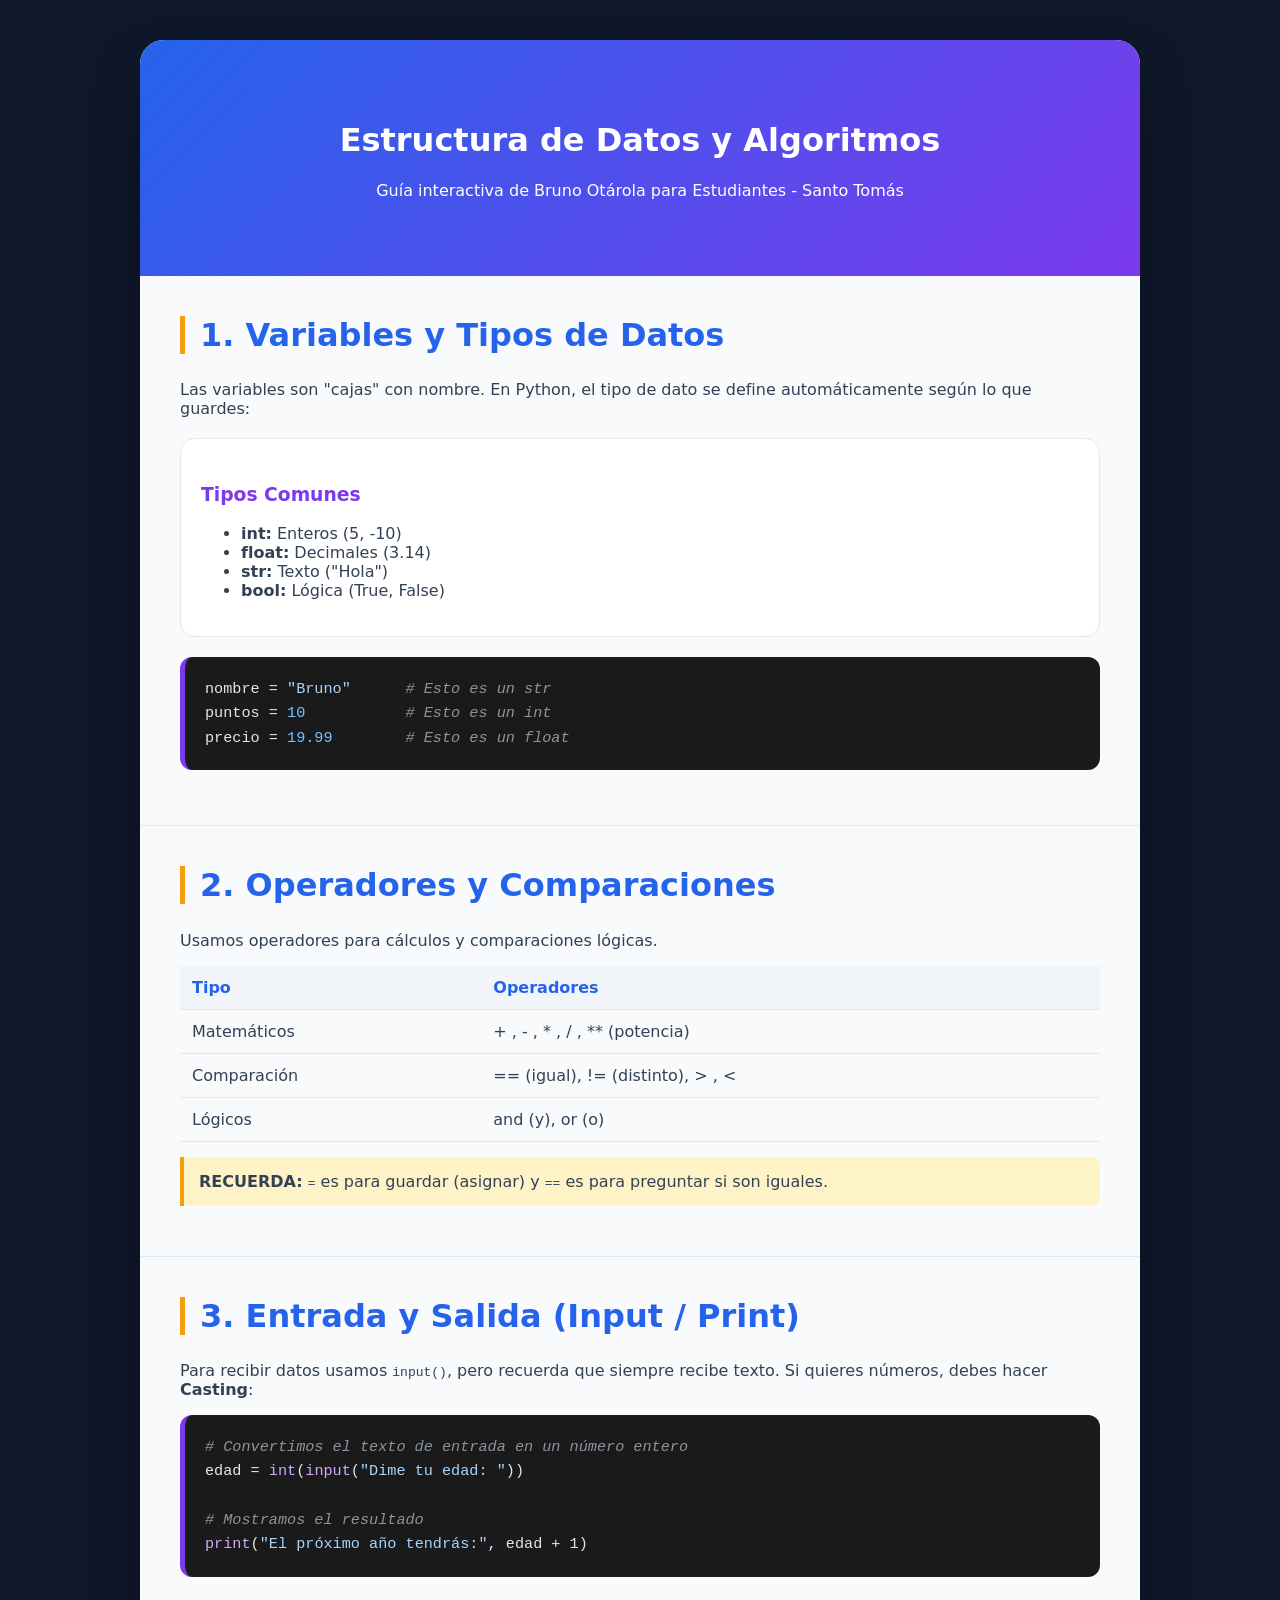
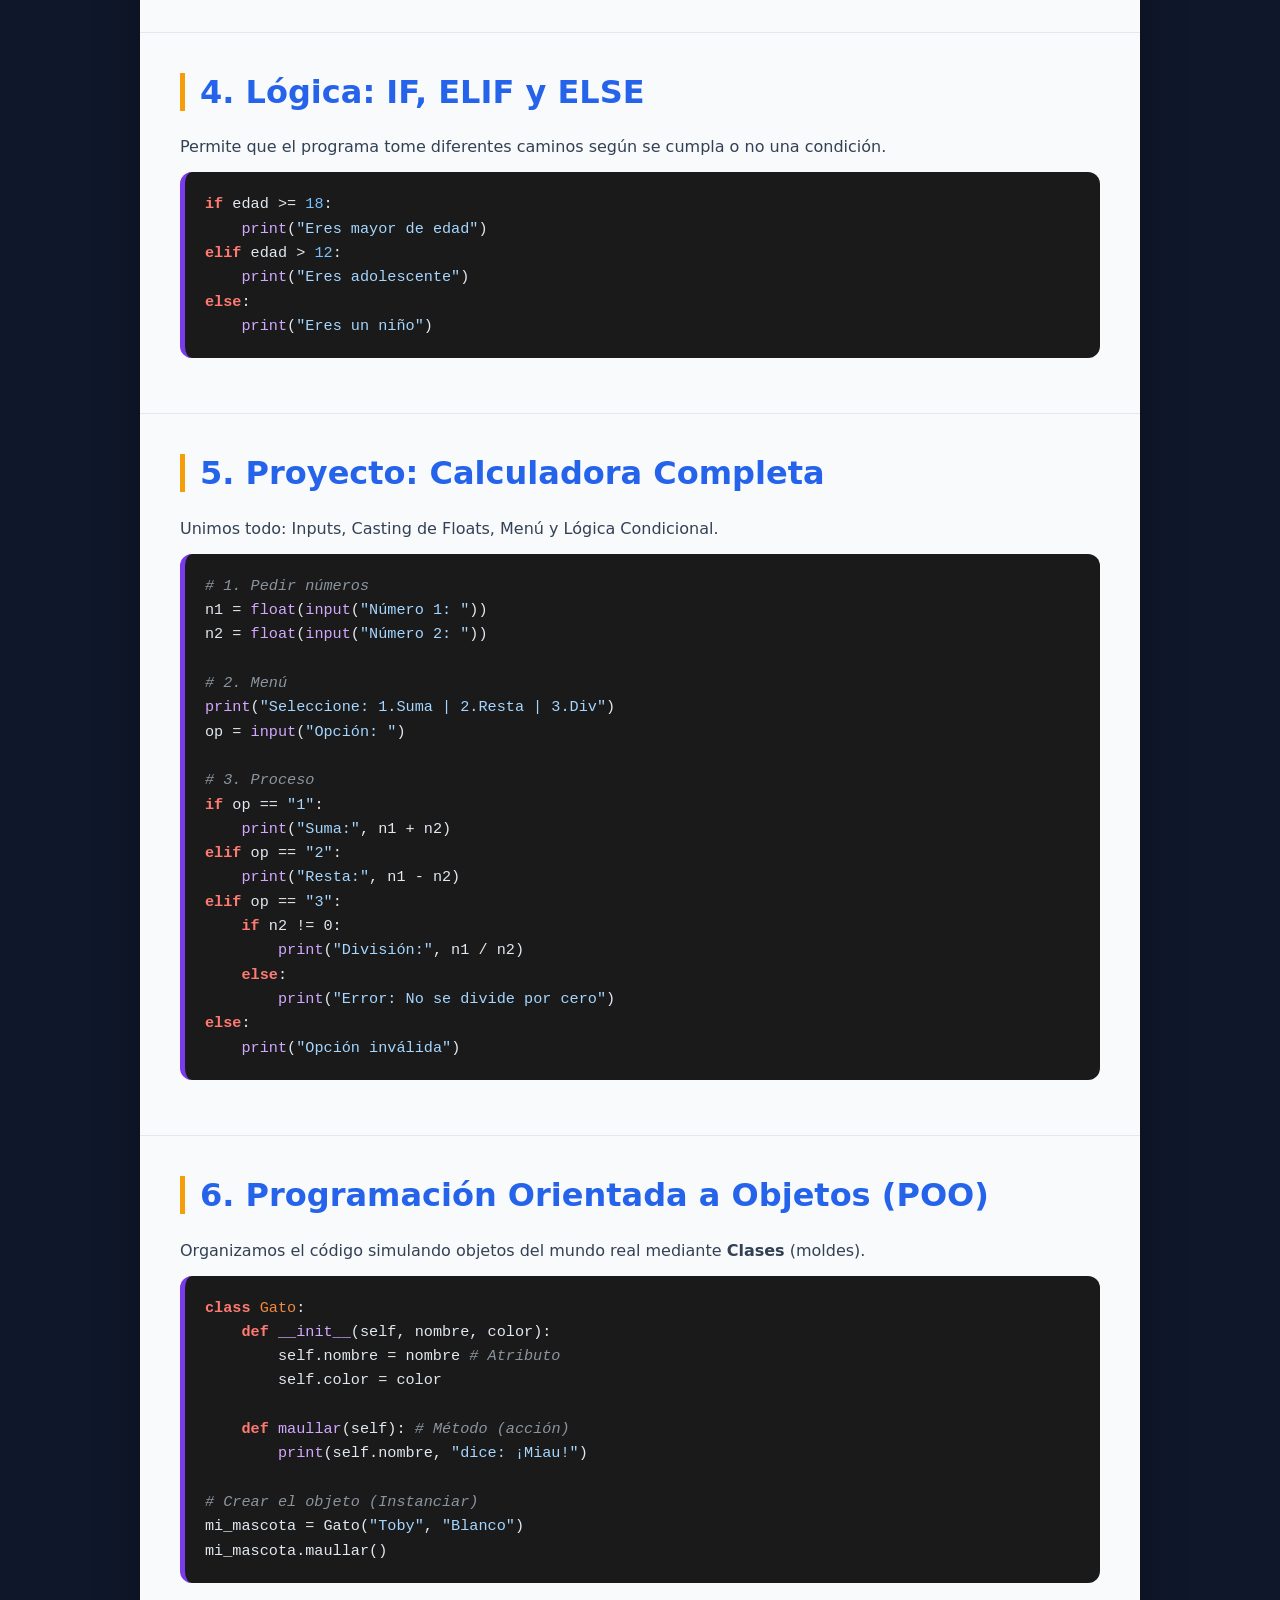
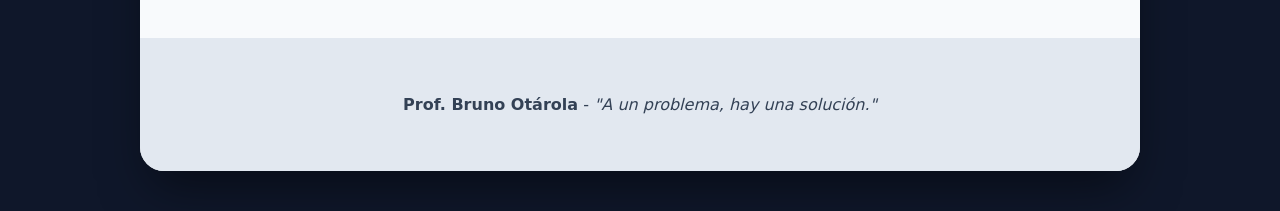
<file: index.html>
<!DOCTYPE html>
<html lang="es">
<head>
    <meta charset="UTF-8">
    <meta name="viewport" content="width=device-width, initial-scale=1.0">
    <title>Bruno Otarola - Python</title>
    <link rel="stylesheet" href="styles.css">
</head>
<body>

<div class="container">
    <div class="header">
        <h1>Estructura de Datos y Algoritmos</h1>
        <p>Guía interactiva de Bruno Otárola para Estudiantes - Santo Tomás</p>
    </div>

    <!-- 1. VARIABLES -->
    <div class="section">
        <h2>1. Variables y Tipos de Datos</h2>
        <p>Las variables son "cajas" con nombre. En Python, el tipo de dato se define automáticamente según lo que guardes:</p>
        <div class="grid">
            <div class="card">
                <h3>Tipos Comunes</h3>
                <ul>
                    <li><b>int:</b> Enteros (5, -10)</li>
                    <li><b>float:</b> Decimales (3.14)</li>
                    <li><b>str:</b> Texto ("Hola")</li>
                    <li><b>bool:</b> Lógica (True, False)</li>
                </ul>
            </div>
        </div>
        <pre>
nombre = <span class="string">"Bruno"</span>      <span class="comment"># Esto es un str</span>
puntos = <span class="op">10</span>           <span class="comment"># Esto es un int</span>
precio = <span class="op">19.99</span>        <span class="comment"># Esto es un float</span></pre>
    </div>

    <!-- 2. OPERADORES -->
    <div class="section">
        <h2>2. Operadores y Comparaciones</h2>
        <p>Usamos operadores para cálculos y comparaciones lógicas.</p>
        <table>
            <tr><th>Tipo</th><th>Operadores</th></tr>
            <tr><td>Matemáticos</td><td>+ , - , * , / , ** (potencia)</td></tr>
            <tr><td>Comparación</td><td>== (igual), != (distinto), > , < </td></tr>
            <tr><td>Lógicos</td><td>and (y), or (o)</td></tr>
        </table>
        <div class="tip">
            <strong>RECUERDA:</strong> <code>=</code> es para guardar (asignar) y <code>==</code> es para preguntar si son iguales.
        </div>
    </div>

    <!-- 3. INPUT/PRINT -->
    <div class="section">
        <h2>3. Entrada y Salida (Input / Print)</h2>
        <p>Para recibir datos usamos <code>input()</code>, pero recuerda que siempre recibe texto. Si quieres números, debes hacer <b>Casting</b>:</p>
        <pre>
<span class="comment"># Convertimos el texto de entrada en un número entero</span>
edad = <span class="func">int</span>(<span class="func">input</span>(<span class="string">"Dime tu edad: "</span>))

<span class="comment"># Mostramos el resultado</span>
<span class="func">print</span>(<span class="string">"El próximo año tendrás:"</span>, edad + 1)</pre>
    </div>

    <!-- 4. CONDICIONALES -->
    <div class="section">
        <h2>4. Lógica: IF, ELIF y ELSE</h2>
        <p>Permite que el programa tome diferentes caminos según se cumpla o no una condición.</p>
        <pre>
<span class="keyword">if</span> edad >= <span class="op">18</span>:
    <span class="func">print</span>(<span class="string">"Eres mayor de edad"</span>)
<span class="keyword">elif</span> edad > <span class="op">12</span>:
    <span class="func">print</span>(<span class="string">"Eres adolescente"</span>)
<span class="keyword">else</span>:
    <span class="func">print</span>(<span class="string">"Eres un niño"</span>)</pre>
    </div>

    <!-- 5. CALCULADORA -->
    <div class="section">
        <h2>5. Proyecto: Calculadora Completa</h2>
        <p>Unimos todo: Inputs, Casting de Floats, Menú y Lógica Condicional.</p>
        <pre>
<span class="comment"># 1. Pedir números</span>
n1 = <span class="func">float</span>(<span class="func">input</span>(<span class="string">"Número 1: "</span>))
n2 = <span class="func">float</span>(<span class="func">input</span>(<span class="string">"Número 2: "</span>))

<span class="comment"># 2. Menú</span>
<span class="func">print</span>(<span class="string">"Seleccione: 1.Suma | 2.Resta | 3.Div"</span>)
op = <span class="func">input</span>(<span class="string">"Opción: "</span>)

<span class="comment"># 3. Proceso</span>
<span class="keyword">if</span> op == <span class="string">"1"</span>:
    <span class="func">print</span>(<span class="string">"Suma:"</span>, n1 + n2)
<span class="keyword">elif</span> op == <span class="string">"2"</span>:
    <span class="func">print</span>(<span class="string">"Resta:"</span>, n1 - n2)
<span class="keyword">elif</span> op == <span class="string">"3"</span>:
    <span class="keyword">if</span> n2 != 0:
        <span class="func">print</span>(<span class="string">"División:"</span>, n1 / n2)
    <span class="keyword">else</span>:
        <span class="func">print</span>(<span class="string">"Error: No se divide por cero"</span>)
<span class="keyword">else</span>:
    <span class="func">print</span>(<span class="string">"Opción inválida"</span>)</pre>
    </div>

    <!-- 6. POO -->
    <div class="section">
        <h2>6. Programación Orientada a Objetos (POO)</h2>
        <p>Organizamos el código simulando objetos del mundo real mediante <b>Clases</b> (moldes).</p>
        <pre>
<span class="keyword">class</span> <span style="color: #f0883e">Gato</span>:
    <span class="keyword">def</span> <span class="func">__init__</span>(self, nombre, color):
        self.nombre = nombre <span class="comment"># Atributo</span>
        self.color = color

    <span class="keyword">def</span> <span class="func">maullar</span>(self): <span class="comment"># Método (acción)</span>
        <span class="func">print</span>(self.nombre, <span class="string">"dice: ¡Miau!"</span>)

<span class="comment"># Crear el objeto (Instanciar)</span>
mi_mascota = Gato(<span class="string">"Toby"</span>, <span class="string">"Blanco"</span>)
mi_mascota.maullar()</pre>
    </div>

    <div class="section" style="text-align: center; background: #e2e8f0;">
        <p><b>Prof. Bruno Otárola</b> - <i>"A un problema, hay una solución."</i></p>
    </div>
</div>

</body>
</html>
</file>
<file: styles.css>
:root {
    --primary: #2563eb;
    --secondary: #7c3aed;
    --accent: #f59e0b;
    --dark: #1e293b;
    --light: #f8fafc;
    --code-bg: #1a1a1a;
}

body {
    margin: 0;
    padding: 0;
    background: #0f172a; 
    font-family: 'Segoe UI', system-ui, sans-serif;
    color: #334155;
    display: flex;
    justify-content: center;
}

.container {
    background: var(--light);
    max-width: 1000px;
    width: 95%;
    margin: 40px 0;
    border-radius: 24px;
    box-shadow: 0 25px 50px -12px rgba(0,0,0,0.5);
    overflow: hidden;
}

.header {
    background: linear-gradient(135deg, var(--primary), var(--secondary));
    color: white;
    padding: 60px 20px;
    text-align: center;
}

.section {
    padding: 40px;
    border-bottom: 1px solid #e2e8f0;
}

h2 { color: var(--primary); font-size: 2rem; margin-top: 0; border-left: 5px solid var(--accent); padding-left: 15px; }
h3 { color: var(--secondary); margin-top: 25px; }

.grid {
    display: grid;
    grid-template-columns: repeat(auto-fit, minmax(280px, 1fr));
    gap: 20px;
    margin: 20px 0;
}

.card {
    background: white;
    padding: 20px;
    border-radius: 15px;
    border: 1px solid #e2e8f0;
    transition: all 0.3s ease;
}

pre {
    background: var(--code-bg);
    color: #e2e8f0;
    padding: 20px;
    border-radius: 12px;
    font-family: 'Consolas', monospace;
    font-size: 0.95rem;
    line-height: 1.6;
    margin: 15px 0;
    border-left: 5px solid var(--secondary);
    overflow-x: auto;
    white-space: pre;
}

.tip {
    background: #fef3c7;
    border-left: 4px solid var(--accent);
    padding: 15px;
    margin: 10px 0;
    border-radius: 0 8px 8px 0;
}

.keyword { color: #ff7b72; font-weight: bold; }
.func { color: #d2a8ff; }
.string { color: #a5d6ff; }
.comment { color: #8b949e; font-style: italic; }
.op { color: #79c0ff; }

table {
    width: 100%;
    border-collapse: collapse;
    margin: 15px 0;
}

th, td {
    text-align: left;
    padding: 12px;
    border-bottom: 1px solid #e2e8f0;
}

th { background: #f1f5f9; color: var(--primary); }
</file>
